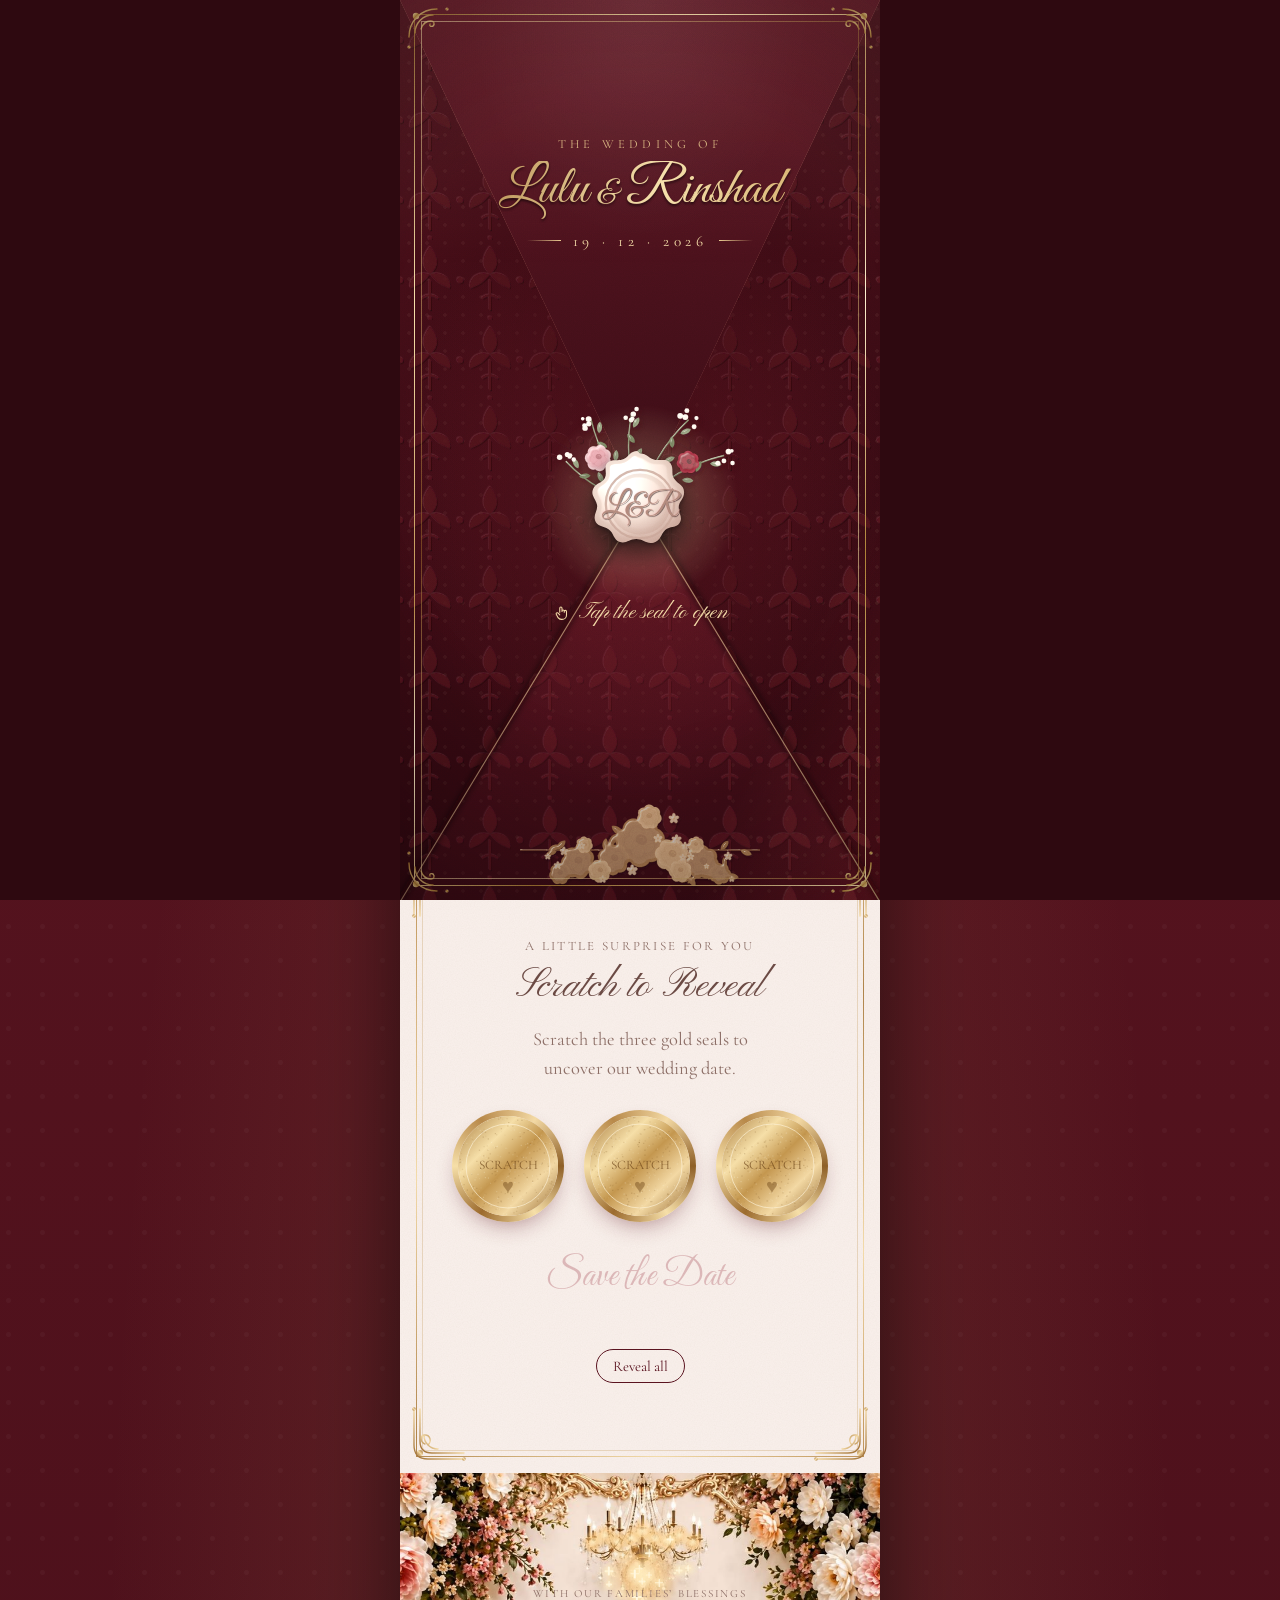
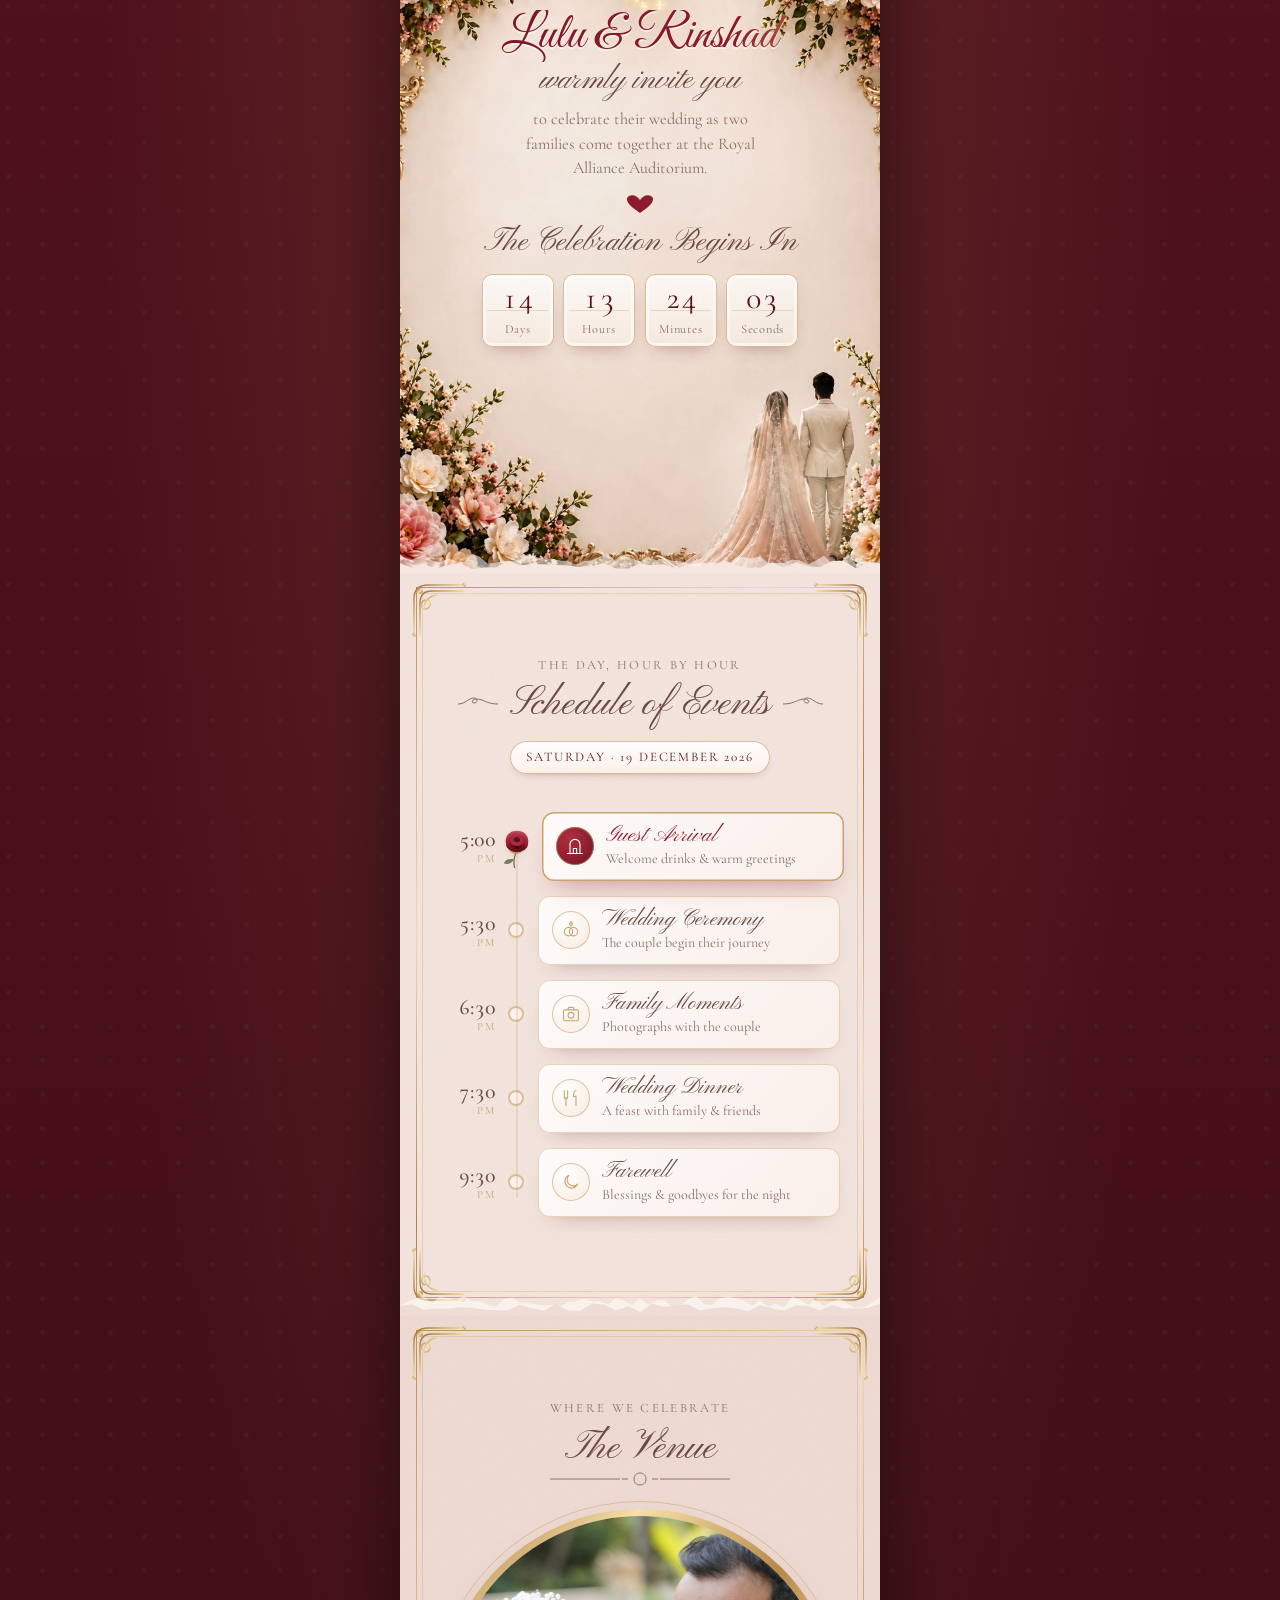
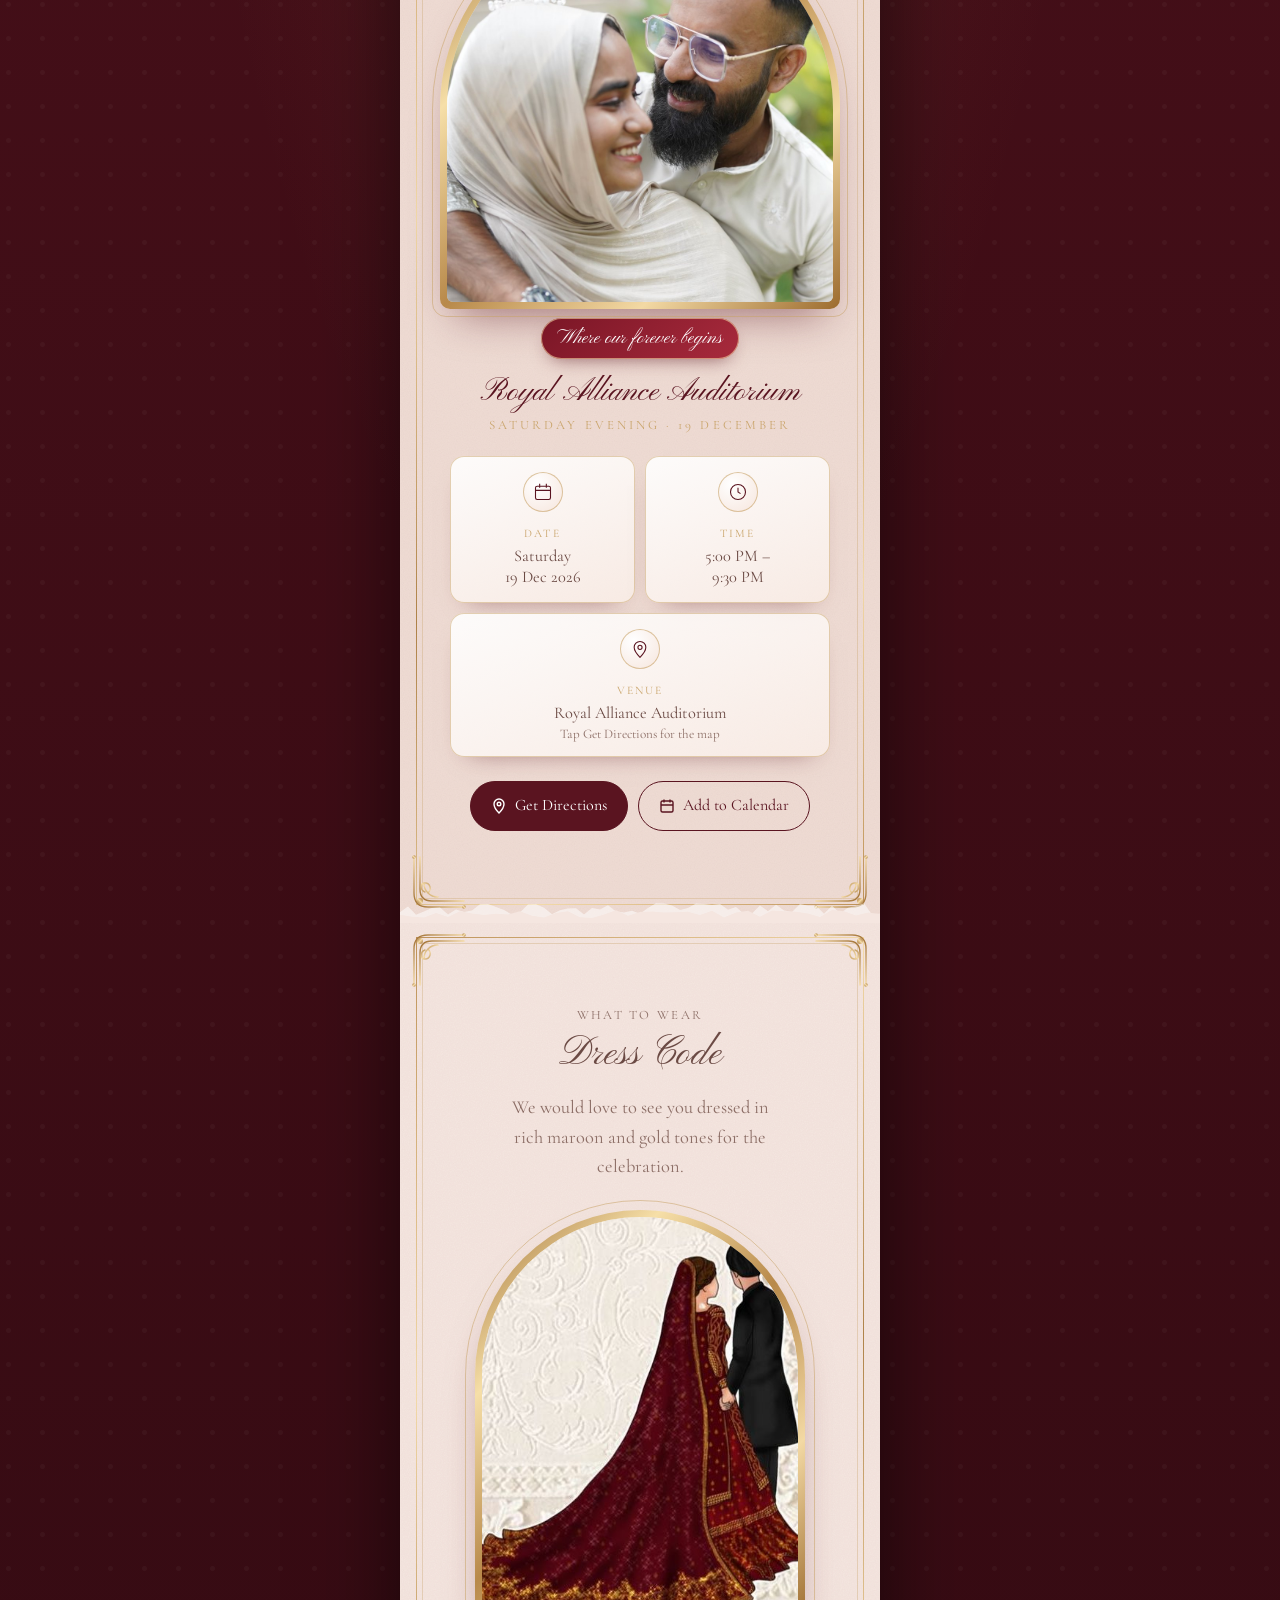
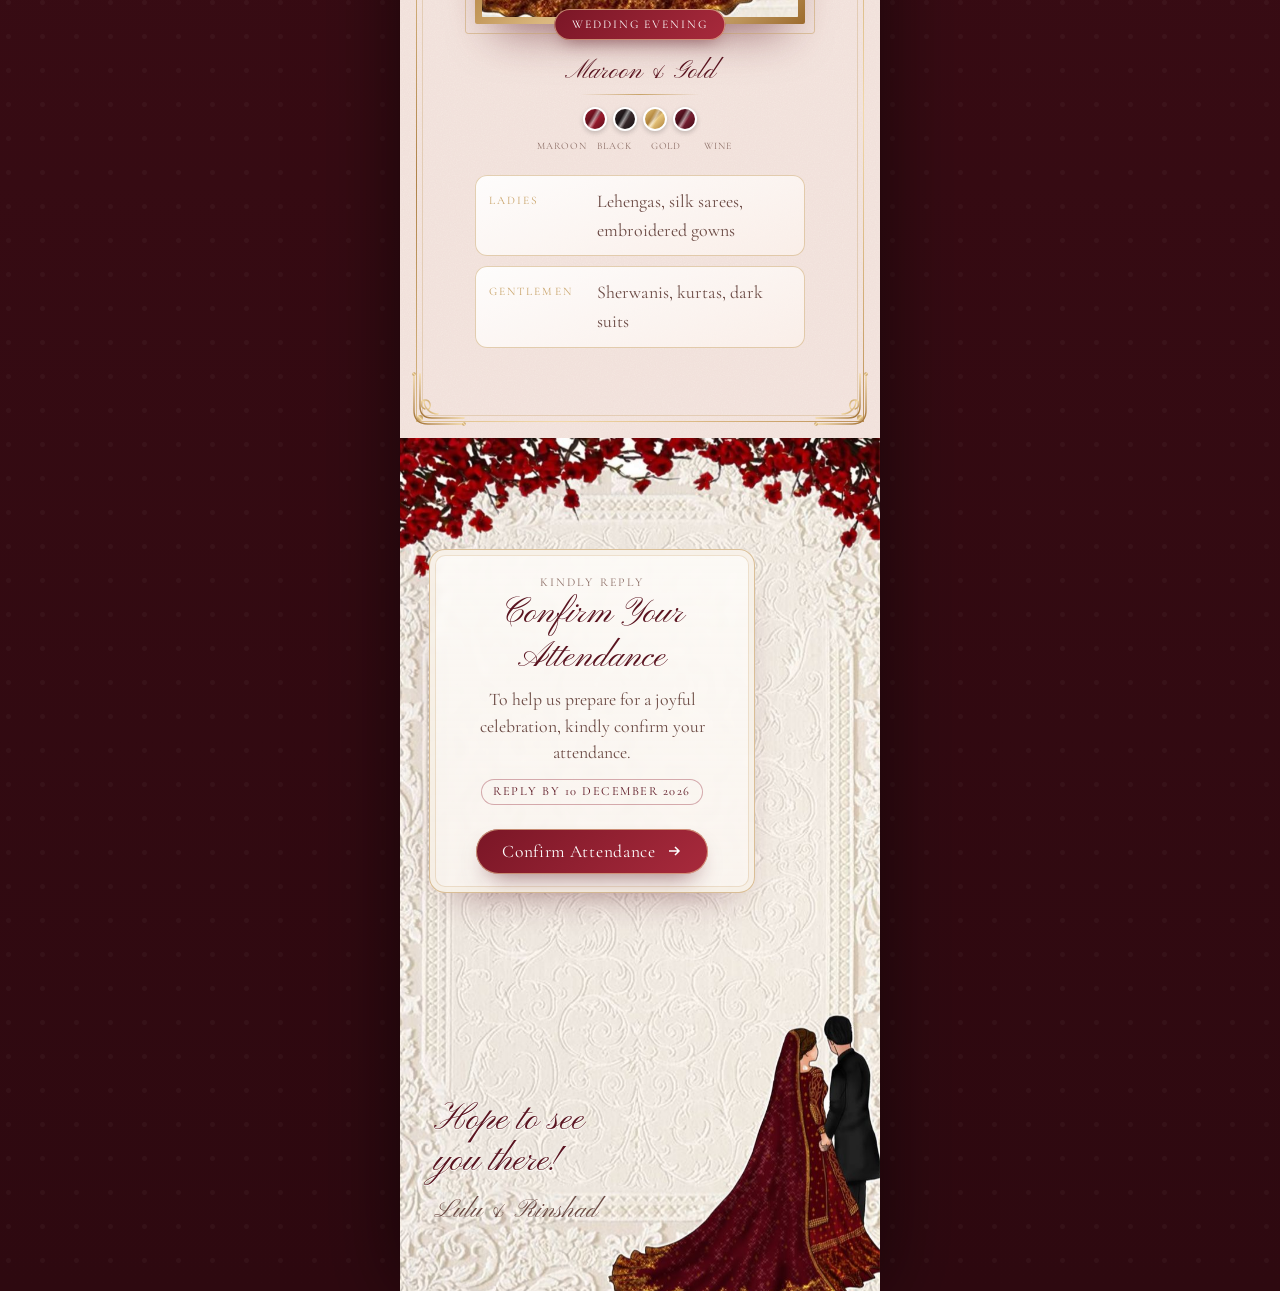
<file: index.html>
<!DOCTYPE html>
<html>
<head>
  <meta charset="utf-8">
  <meta http-equiv="refresh" content="0; url=wedding-frames.html">
  <title>Lulu &amp; Rinshad Wedding</title>
</head>
<body>
  <script>window.location.replace("wedding-frames.html");</script>
</body>
</html>
</file>
